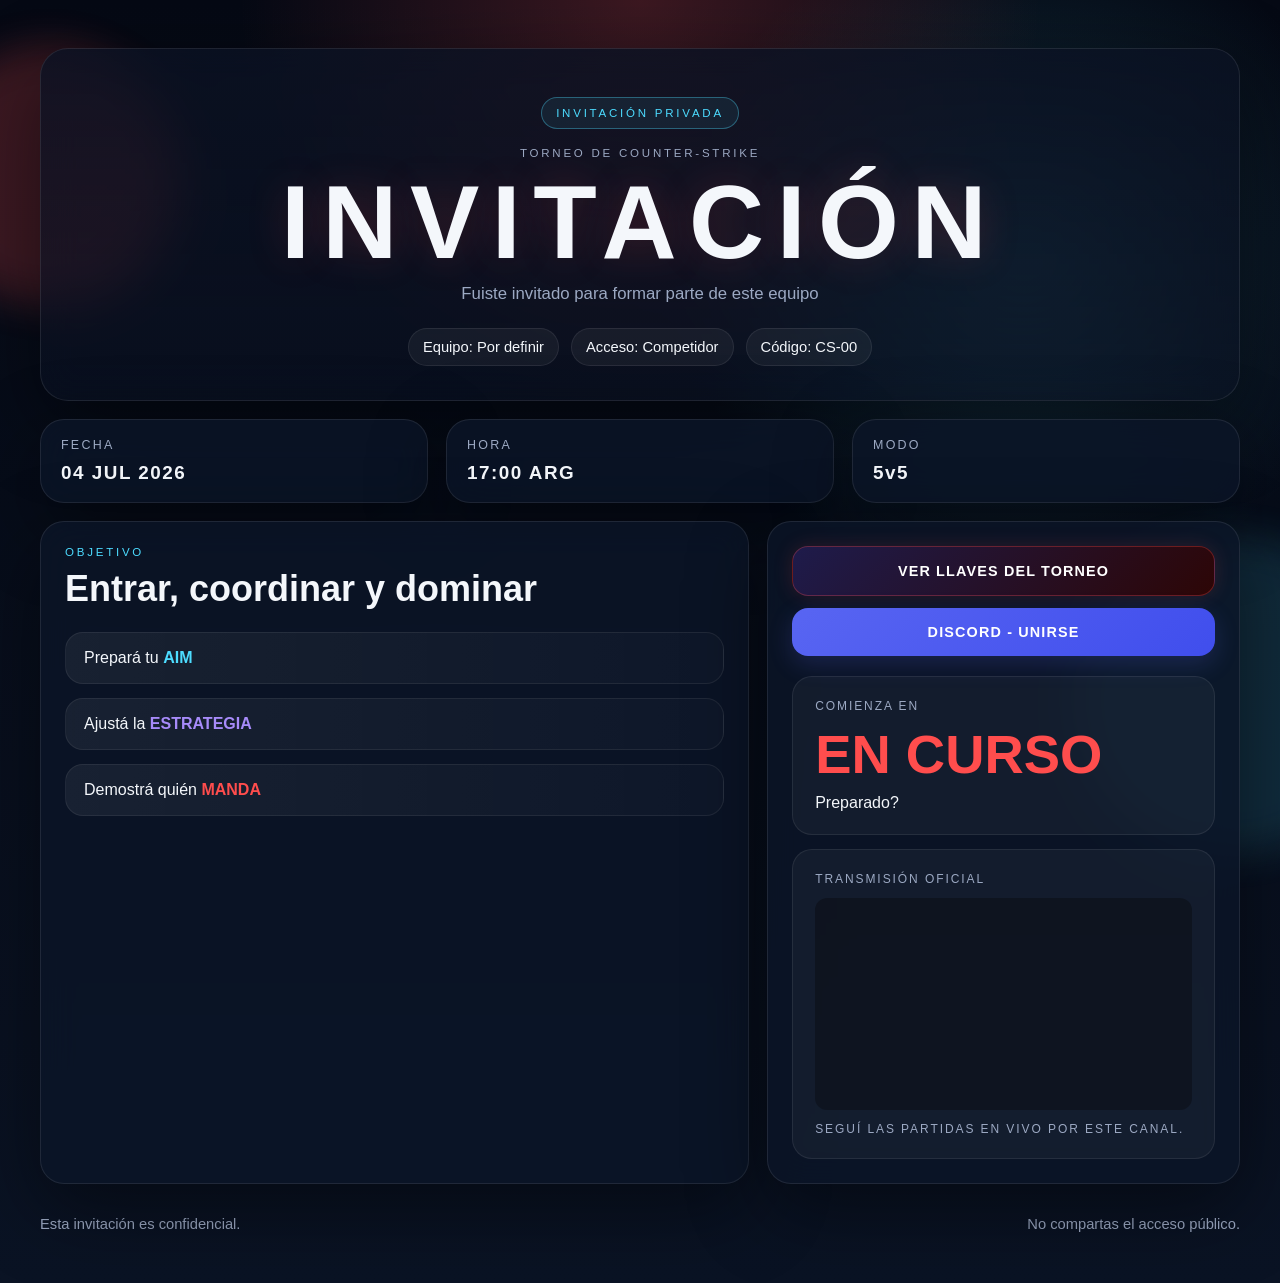
<file: index.html>
<!DOCTYPE html>
<html lang="es">
<head>
    <meta charset="UTF-8">
    <meta name="viewport" content="width=device-width, initial-scale=1.0">
    <meta name="description" content="Invitación privada para torneo de Counter-Strike.">
    <title>Torneo Counter-Strike | Invitación y Llaves</title>
    <link rel="stylesheet" href="style.css">
</head>
<body>

<main class="page-shell">
    <div class="ambient ambient-a"></div>
    <div class="ambient ambient-b"></div>

    <section class="container" id="invitationView">
        <header class="hero">
            <p class="badge">INVITACIÓN PRIVADA</p>
            <p class="eyebrow">TORNEO DE COUNTER-STRIKE</p>
            <h1 id="playerName">CARGANDO...</h1>
            <p class="subtitle" id="subtitle">...</p>

            <div class="hero-meta">
                <span id="teamLabel">Equipo: --</span>
                <span id="seatLabel">Acceso: --</span>
                <span id="codeLabel">Código: --</span>
            </div>
        </header>

        <section class="stats-grid" aria-label="Detalles del evento">
            <article class="stat-card">
                <span>FECHA</span>
                <strong id="eventDateLabel">--</strong>
            </article>
            <article class="stat-card">
                <span>HORA</span>
                <strong id="eventTimeLabel">--</strong>
            </article>
            <article class="stat-card">
                <span>MODO</span>
                <strong id="eventModeLabel">5v5</strong>
            </article>
        </section>

        <section class="content-grid">
            <article class="panel panel-primary">
                <div class="panel-heading">
                    <p class="panel-kicker">Objetivo</p>
                    <h2>Entrar, coordinar y dominar</h2>
                </div>

                <div class="features">
                    <div class="feature reveal">
                        <span class="text">Prepará tu <strong class="aim">AIM</strong></span>
                    </div>
                    <div class="feature reveal">
                        <span class="text">Ajustá la <strong class="strategy">ESTRATEGIA</strong></span>
                    </div>
                    <div class="feature reveal">
                        <span class="text">Demostrá quién <strong class="manda">MANDA</strong></span>
                    </div>
                </div>
            </article>

            <aside class="panel panel-side">
                <div class="actions">
                    <button class="btn-brackets" type="button" id="showBracketsButton"> VER LLAVES DEL TORNEO</button>
                    <button class="discord enabled" type="button" id="discordButton">DISCORD - UNIRSE</button>
                </div>

                <div class="countdown-card">
                    <p>COMIENZA EN</p>
                    <h2 id="timer">00:00:00</h2>
                    <span id="countdownNote">Preparado?</span>
                </div>

                <div class="invite-card">
                    <p class="panel-kicker">Transmisión Oficial</p>
                    <div id="videoContainer" class="video-container">
                        <p style="color: var(--muted); font-size: 0.85rem;">Cargando transmisión...</p>
                    </div>
                    <p id="inviteMessage" style="margin-top: 12px;">Seguí las partidas en vivo por este canal.</p>
                </div>
            </aside>
        </section>

        <footer>
            <p>Esta invitación es confidencial.</p>
            <p>No compartas el acceso público.</p>
        </footer>
    </section>

    <section class="container hidden" id="bracketsView">
        <header class="hero-brackets">
            <p class="badge">FIXTURE OFICIAL</p>
            <h2>LLAVES DEL TORNEO</h2>
            <p class="subtitle">Seguí el progreso y cruces de las 16 escuadras en tiempo real.</p>
            <button class="btn-back" id="backToInviteButton">← VOLVER A LA INVITACIÓN</button>
        </header>

        <div class="tournament-bracket">
            
            <div class="bracket-round">
                <h3>OCTAVOS DE FINAL</h3>
                <div class="matchup"><div class="team" id="o1_t1">--</div><div class="team" id="o1_t2">--</div></div>
                <div class="matchup"><div class="team" id="o2_t1">--</div><div class="team" id="o2_t2">--</div></div>
                <div class="matchup"><div class="team" id="o3_t1">--</div><div class="team" id="o3_t2">--</div></div>
                <div class="matchup"><div class="team" id="o4_t1">--</div><div class="team" id="o4_t2">--</div></div>
                <div class="matchup"><div class="team" id="o5_t1">--</div><div class="team" id="o5_t2">--</div></div>
                <div class="matchup"><div class="team" id="o6_t1">--</div><div class="team" id="o6_t2">--</div></div>
                <div class="matchup"><div class="team" id="o7_t1">--</div><div class="team" id="o7_t2">--</div></div>
                <div class="matchup"><div class="team" id="o8_t1">--</div><div class="team" id="o8_t2">--</div></div>
            </div>

            <div class="bracket-round">
                <h3>CUARTOS DE FINAL</h3>
                <div class="matchup"><div class="team" id="c1_t1">--</div><div class="team" id="c1_t2">--</div></div>
                <div class="matchup"><div class="team" id="c2_t1">--</div><div class="team" id="c2_t2">--</div></div>
                <div class="matchup"><div class="team" id="c3_t1">--</div><div class="team" id="c3_t2">--</div></div>
                <div class="matchup"><div class="team" id="c4_t1">--</div><div class="team" id="c4_t2">--</div></div>
            </div>

            <div class="bracket-round">
                <h3>SEMIFINALES</h3>
                <div class="matchup"><div class="team" id="s1_t1">--</div><div class="team" id="s1_t2">--</div></div>
                <div class="matchup"><div class="team" id="s2_t1">--</div><div class="team" id="s2_t2">--</div></div>
            </div>

            <div class="bracket-round final-round">
                <h3>GRAN FINAL</h3>
                <div class="matchup final-matchup">
                    <div class="team" id="f1_t1">--</div>
                    <div class="team" id="f1_t2">--</div>
                </div>
                <div class="champion-box">
                    <span>🏆 CAMPEÓN</span>
                    <strong id="championName">POR DEFINIR</strong>
                </div>
            </div>

        </div>
    </section>
</main>

<script src="script.js"></script>
</body>
</html>
</file>
<file: style.css>
:root {
    --bg: #07111f;
    --bg-soft: rgba(9, 15, 31, 0.72);
    --panel: rgba(12, 21, 40, 0.82);
    --panel-border: rgba(255, 255, 255, 0.09);
    --text: #f4f7fb;
    --muted: #9ca9c3;
    --accent: #ff4d4d;
    --accent-2: #4ddcff;
    --accent-3: #a78bfa;
    --shadow: 0 24px 80px rgba(0, 0, 0, 0.45);
}

* { box-sizing: border-box; }

body {
    margin: 0;
    font-family: Inter, "Segoe UI", Arial, sans-serif;
    background:
        radial-gradient(circle at top, rgba(255, 77, 77, 0.22), transparent 28%),
        radial-gradient(circle at 80% 20%, rgba(77, 220, 255, 0.18), transparent 24%),
        linear-gradient(180deg, #050914 0%, #0a1324 100%);
    color: var(--text);
    min-height: 100vh;
}

.page-shell { position: relative; overflow: hidden; min-height: 100vh; }

.ambient { position: fixed; inset: auto; border-radius: 999px; filter: blur(20px); opacity: 0.85; pointer-events: none; }
.ambient-a { width: 260px; height: 260px; top: 5%; left: -80px; background: rgba(255, 77, 77, 0.26); }
.ambient-b { width: 320px; height: 320px; right: -110px; bottom: 5%; background: rgba(77, 220, 255, 0.16); }

.container { position: relative; z-index: 1; width: min(1200px, calc(100% - 32px)); margin: 0 auto; padding: 48px 0 36px; }
.hidden { display: none !important; }

/* HERO SECTIONS */
.hero, .hero-brackets {
    text-align: center;
    padding: 48px 28px 34px;
    border: 1px solid var(--panel-border);
    border-radius: 28px;
    background: linear-gradient(180deg, rgba(11, 18, 35, 0.82), rgba(11, 18, 35, 0.56));
    box-shadow: var(--shadow);
    backdrop-filter: blur(18px);
}
.hero-brackets h2 { margin: 12px 0; font-size: 2.5rem; letter-spacing: 0.1em; text-transform: uppercase; }

.badge, .eyebrow, .panel-kicker { margin: 0; text-transform: uppercase; letter-spacing: 0.24em; font-size: 0.72rem; color: var(--accent-2); }
.badge { display: inline-flex; padding: 9px 14px; border: 1px solid rgba(77, 220, 255, 0.35); border-radius: 999px; background: rgba(77, 220, 255, 0.08); }
.eyebrow { margin-top: 18px; color: var(--muted); }

h1 { margin: 14px 0 12px; font-size: clamp(3rem, 9vw, 6.5rem); line-height: 0.95; letter-spacing: 0.12em; text-transform: uppercase; text-shadow: 0 0 40px rgba(255, 77, 77, 0.2); }
.subtitle { margin: 0 auto; max-width: 34rem; color: var(--muted); font-size: 1.05rem; }

.hero-meta { margin-top: 24px; display: flex; justify-content: center; gap: 12px; flex-wrap: wrap; }
.hero-meta span { padding: 10px 14px; border-radius: 999px; background: rgba(255, 255, 255, 0.05); border: 1px solid rgba(255, 255, 255, 0.08); color: var(--text); font-size: 0.92rem; }

/* INVITATION GRID SYSTEM */
.stats-grid, .content-grid { display: grid; gap: 18px; }
.stats-grid { grid-template-columns: repeat(3, minmax(0, 1fr)); margin-top: 18px; }
.stat-card, .panel { border: 1px solid var(--panel-border); border-radius: 24px; background: var(--panel); box-shadow: var(--shadow); backdrop-filter: blur(18px); }
.stat-card { padding: 18px 20px; }
.stat-card span { display: block; color: var(--muted); font-size: 0.78rem; letter-spacing: 0.18em; text-transform: uppercase; }
.stat-card strong { display: block; margin-top: 10px; font-size: 1.18rem; letter-spacing: 0.08em; }

.content-grid { grid-template-columns: minmax(0, 1.35fr) minmax(320px, 0.9fr); margin-top: 18px; }
.panel { padding: 24px; }
.panel-heading h2 { margin: 10px 0 0; font-size: clamp(1.5rem, 3vw, 2.25rem); }

.features { margin-top: 22px; display: grid; gap: 14px; }
.feature { padding: 16px 18px; display: flex; align-items: center; gap: 14px; border-radius: 18px; background: linear-gradient(90deg, rgba(255, 255, 255, 0.06), rgba(255, 255, 255, 0.02)); border: 1px solid rgba(255, 255, 255, 0.07); transition: transform 0.25s ease, border-color 0.25s ease; }
.feature:hover { transform: translateY(-2px); border-color: rgba(255, 77, 77, 0.4); }

.text { font-size: 1rem; color: var(--text); }
.aim { color: var(--accent-2); }
.strategy { color: var(--accent-3); }
.manda { color: var(--accent); }

.panel-side { display: grid; gap: 14px; align-content: start; }
.countdown-card, .invite-card { padding: 22px; border-radius: 20px; background: rgba(255, 255, 255, 0.04); border: 1px solid rgba(255, 255, 255, 0.08); }
.countdown-card p, .invite-card p { margin: 0; color: var(--muted); letter-spacing: 0.16em; font-size: 0.75rem; text-transform: uppercase; }
.countdown-card h2 { margin: 10px 0 8px; font-size: clamp(2rem, 5vw, 3.4rem); color: var(--accent); }

.video-container { position: relative; width: 100%; padding-bottom: 56.25%; height: 0; overflow: hidden; border-radius: 12px; background: rgba(0, 0, 0, 0.3); margin-top: 12px; }
.video-container iframe { position: absolute; top: 0; left: 0; width: 100%; height: 100%; border: none; }

/* ACTION BUTTONS */
.actions { 
    display: grid; 
    gap: 12px; 
    margin-bottom: 6px; /* Separación con el reloj */
}

.discord, .btn-brackets, .btn-back { 
    width: 100%; 
    padding: 16px 18px; 
    border: none; 
    border-radius: 16px; 
    font-weight: 800; 
    letter-spacing: 0.08em; 
    cursor: pointer; 
    transition: transform 0.2s ease, box-shadow 0.2s ease, background 0.2s ease; 
    color: white; 
    font-size: 0.9rem;
    text-transform: uppercase;
}

/* Botón de Llaves Destacado */
.btn-brackets { 
    background: linear-gradient(135deg, #1e1b4b, #2d0606); 
    border: 1px solid rgba(255, 77, 77, 0.3); 
    box-shadow: 0 0 20px rgba(255, 77, 77, 0.15); 
}

.btn-brackets:hover { 
    background: linear-gradient(135deg, #2d0606, #4c0519); 
    transform: translateY(-2px); 
    box-shadow: 0 0 25px rgba(255, 77, 77, 0.3); 
}

/* Botón de Discord */
.discord { 
    background: linear-gradient(135deg, #5865f2, #404eed); 
    box-shadow: 0 8px 24px rgba(88, 101, 242, 0.2); 
}

.discord:hover { 
    transform: translateY(-2px); 
    box-shadow: 0 12px 28px rgba(88, 101, 242, 0.4); 
}

.btn-back { 
    max-width: 260px; 
    margin: 16px auto 0; 
    padding: 12px 18px; 
    font-size: 0.85rem; 
    background: rgba(255, 255, 255, 0.05); 
    border: 1px solid rgba(255, 255, 255, 0.1); 
}

.btn-back:hover { 
    background: rgba(255, 255, 255, 0.1); 
    transform: translateY(-1px);
}

/* --- SISTEMA DE LLAVES (ESTILO COMPETITIVO) --- */
.tournament-bracket {
    display: grid;
    grid-template-columns: repeat(4, minmax(220px, 1fr));
    gap: 24px;
    margin-top: 32px;
    overflow-x: auto;
    padding: 20px;
    border: 1px solid var(--panel-border);
    border-radius: 24px;
    background: var(--panel);
}

.bracket-round {
    display: flex;
    flex-direction: column;
    justify-content: space-around;
    gap: 16px;
}

.bracket-round h3 {
    text-align: center;
    font-size: 0.8rem;
    letter-spacing: 0.15em;
    color: var(--accent-2);
    margin: 0 0 8px 0;
    border-bottom: 1px solid rgba(77, 220, 255, 0.2);
    padding-bottom: 6px;
}

.matchup {
    background: rgba(5, 9, 20, 0.6);
    border: 1px solid var(--panel-border);
    border-radius: 12px;
    padding: 6px;
    display: flex;
    flex-direction: column;
    gap: 4px;
    box-shadow: 0 4px 12px rgba(0,0,0,0.3);
}

.team {
    padding: 10px 12px;
    background: rgba(255,255,255, 0.03);
    border-radius: 8px;
    font-size: 0.88rem;
    font-weight: 600;
    letter-spacing: 0.05em;
    overflow: hidden;
    text-overflow: ellipsis;
    white-space: nowrap;
    border-left: 3px solid rgba(255,255,255,0.1);
}

/* Resaltado especial para la final y campeón */
.final-matchup .team { border-left-color: var(--accent); background: rgba(255, 77, 77, 0.05); }
.champion-box {
    margin-top: 16px;
    padding: 16px;
    background: linear-gradient(135deg, rgba(245, 158, 11, 0.15), rgba(251, 191, 36, 0.05));
    border: 1px solid rgba(245, 158, 11, 0.3);
    border-radius: 14px;
    text-align: center;
    box-shadow: 0 0 20px rgba(245, 158, 11, 0.1);
}
.champion-box span { display: block; font-size: 0.75rem; color: #fbbf24; letter-spacing: 0.15em; }
.champion-box strong { display: block; margin-top: 6px; font-size: 1.1rem; color: #fff; letter-spacing: 0.05em; }

footer { margin-top: 18px; display: flex; justify-content: space-between; gap: 12px; flex-wrap: wrap; color: var(--muted); font-size: 0.92rem; }
.reveal { opacity: 0; transform: translateY(10px); }
.reveal.is-visible { opacity: 1; transform: translateY(0); transition: opacity 0.55s ease, transform 0.55s ease; }

@media (max-width: 900px) {
    .stats-grid, .content-grid { grid-template-columns: 1fr; }
    .tournament-bracket { grid-template-columns: 1fr; gap: 40px; }
    .bracket-round { gap: 12px; }
}
</file>
